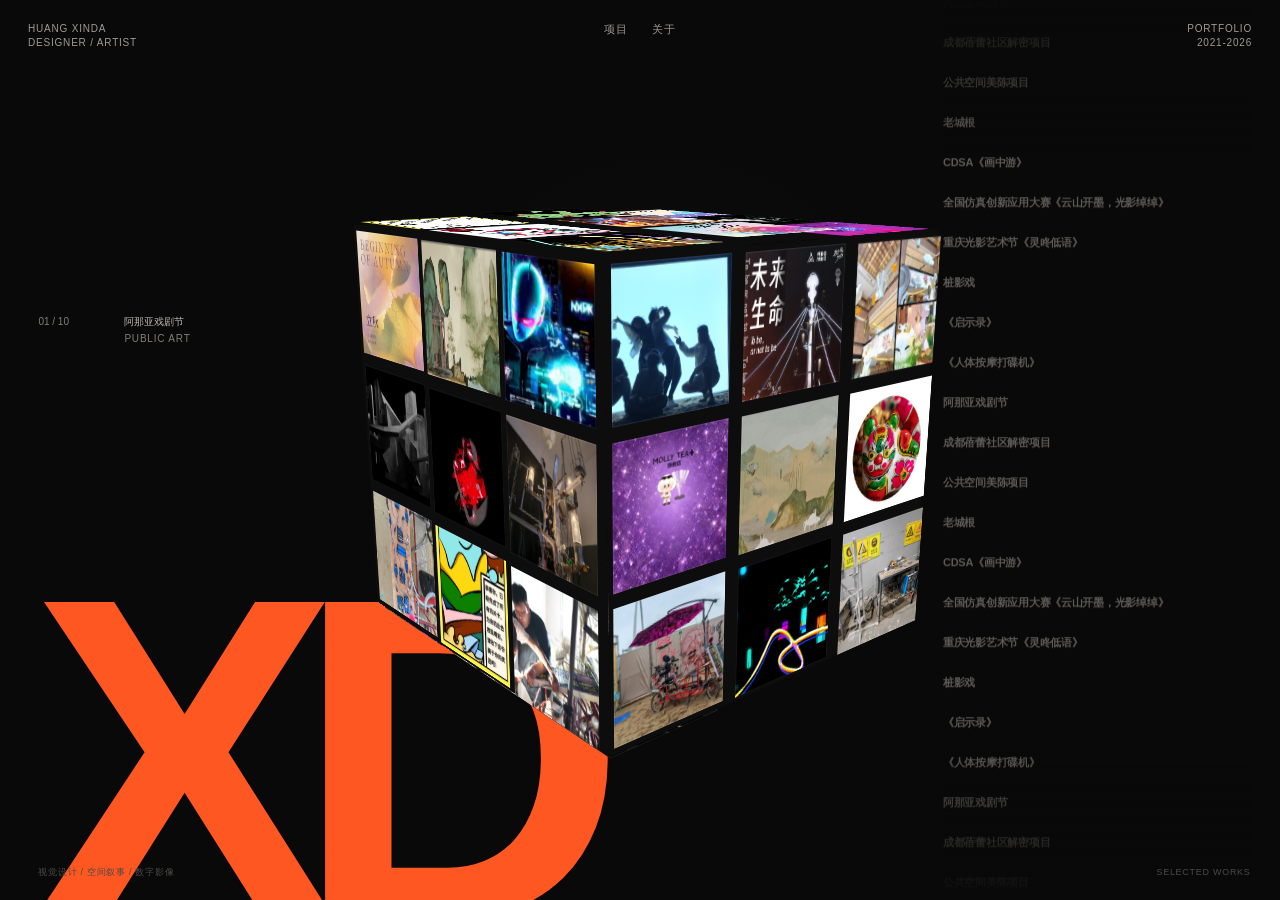
<file: index.html>
<!doctype html>
<html lang="zh-CN">
<head>
  <meta charset="utf-8">
  <meta name="viewport" content="width=device-width, initial-scale=1">
  <meta name="description" content="黄信达的空间、装置与数字艺术作品集预览。">
  <title>XD - Portfolio Preview</title>
  <link rel="preload" as="image" href="assets/project-aranya.webp">
  <link rel="stylesheet" href="styles.css">
</head>
<body>
  <main class="shell">
    <header class="masthead">
      <a class="identity" href="#" aria-label="XD 作品集首页">
        <span>HUANG XINDA</span>
        <span>DESIGNER / ARTIST</span>
      </a>
      <nav aria-label="主要导航">
        <a href="#work">项目</a>
        <a href="about.html">关于</a>
      </nav>
      <p class="edition">PORTFOLIO<br>2021-2026</p>
    </header>

    <section class="stage" id="work" aria-labelledby="stage-title">
      <h1 id="stage-title" class="sr-only">黄信达作品集</h1>

      <div class="brand-mark" aria-hidden="true">XD</div>

      <div class="project-meta" aria-live="polite">
        <span class="project-meta__index">01 / 10</span>
        <p class="project-meta__title">阿那亚戏剧节</p>
        <p class="project-meta__type">PUBLIC ART</p>
      </div>

      <div class="cube-wrap">
        <div class="scene" aria-label="由项目图片组成的交互魔方">
          <div class="cube" id="cube"></div>
        </div>
        <p class="hint">悬停项目名称，查看对应作品</p>
      </div>

      <aside class="rail" aria-label="项目分类">
        <div class="rail__fade rail__fade--top"></div>
        <div class="rail__track" id="project-track"></div>
        <div class="rail__fade rail__fade--bottom"></div>
      </aside>
    </section>

    <footer>
      <p>视觉设计 / 空间叙事 / 数字影像</p>
      <p>SELECTED WORKS</p>
    </footer>
  </main>
  <script src="project-data.js"></script>
  <script src="app.js"></script>
</body>
</html>
</file>
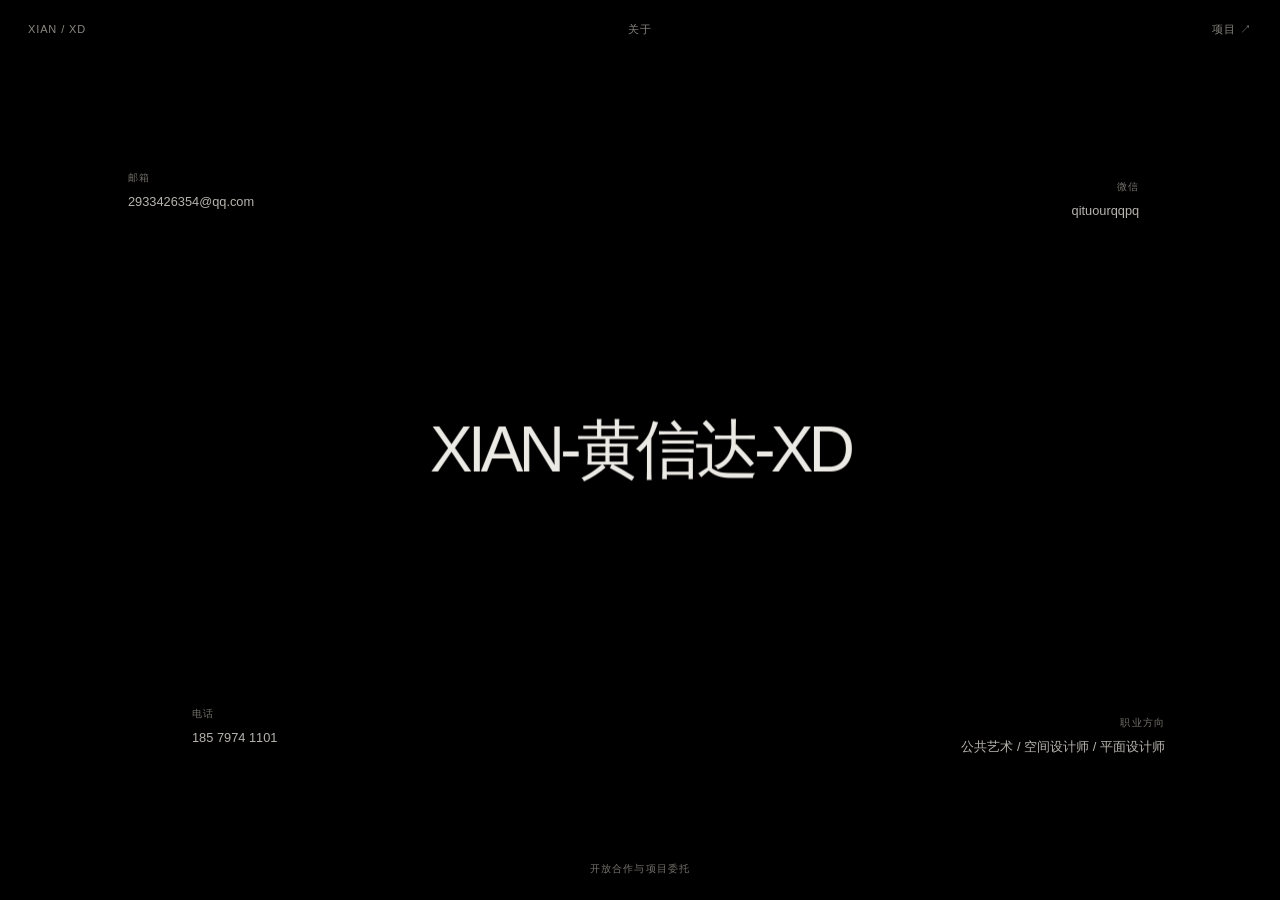
<file: about.html>
<!doctype html>
<html lang="zh-CN">
<head>
  <meta charset="utf-8">
  <meta name="viewport" content="width=device-width, initial-scale=1">
  <meta name="description" content="黄信达，公共艺术、空间与平面设计师。">
  <title>关于黄信达 | XD</title>
  <link rel="stylesheet" href="about.css">
</head>
<body>
  <main class="about-page">
    <header class="about-header">
      <a href="index.html" aria-label="返回作品集首页">XIAN / XD</a>
      <span>关于</span>
      <a href="index.html#work">项目 ↗</a>
    </header>

    <h1 id="name">
      <span class="name-label"><span>XIAN-</span><span>黄信达-</span><span>XD</span></span>
      <span class="name-blur-lens" aria-hidden="true"></span>
    </h1>

    <section class="contact-field" aria-label="联系方式">
      <a class="contact contact--mail" href="mailto:2933426354@qq.com">
        <span>邮箱</span>
        <strong>2933426354@qq.com</strong>
      </a>

      <div class="contact contact--wechat">
        <span>微信</span>
        <strong>qituourqqpq</strong>
      </div>

      <a class="contact contact--phone" href="tel:18579741101">
        <span>电话</span>
        <strong>185 7974 1101</strong>
      </a>

      <div class="contact contact--practice">
        <span>职业方向</span>
        <strong>公共艺术 / 空间设计师 / 平面设计师</strong>
      </div>
    </section>

    <p class="availability">开放合作与项目委托</p>
  </main>
  <script>
    const name = document.querySelector("#name");

    if (matchMedia("(hover: hover) and (pointer: fine)").matches) {
      name.addEventListener("pointermove", (event) => {
        const bounds = name.getBoundingClientRect();
        name.style.setProperty("--pointer-x", `${event.clientX - bounds.left}px`);
        name.style.setProperty("--pointer-y", `${event.clientY - bounds.top}px`);
      });
      name.addEventListener("pointerenter", () => name.classList.add("is-hovered"));
      name.addEventListener("pointerleave", () => name.classList.remove("is-hovered"));
    }
  </script>
</body>
</html>
</file>
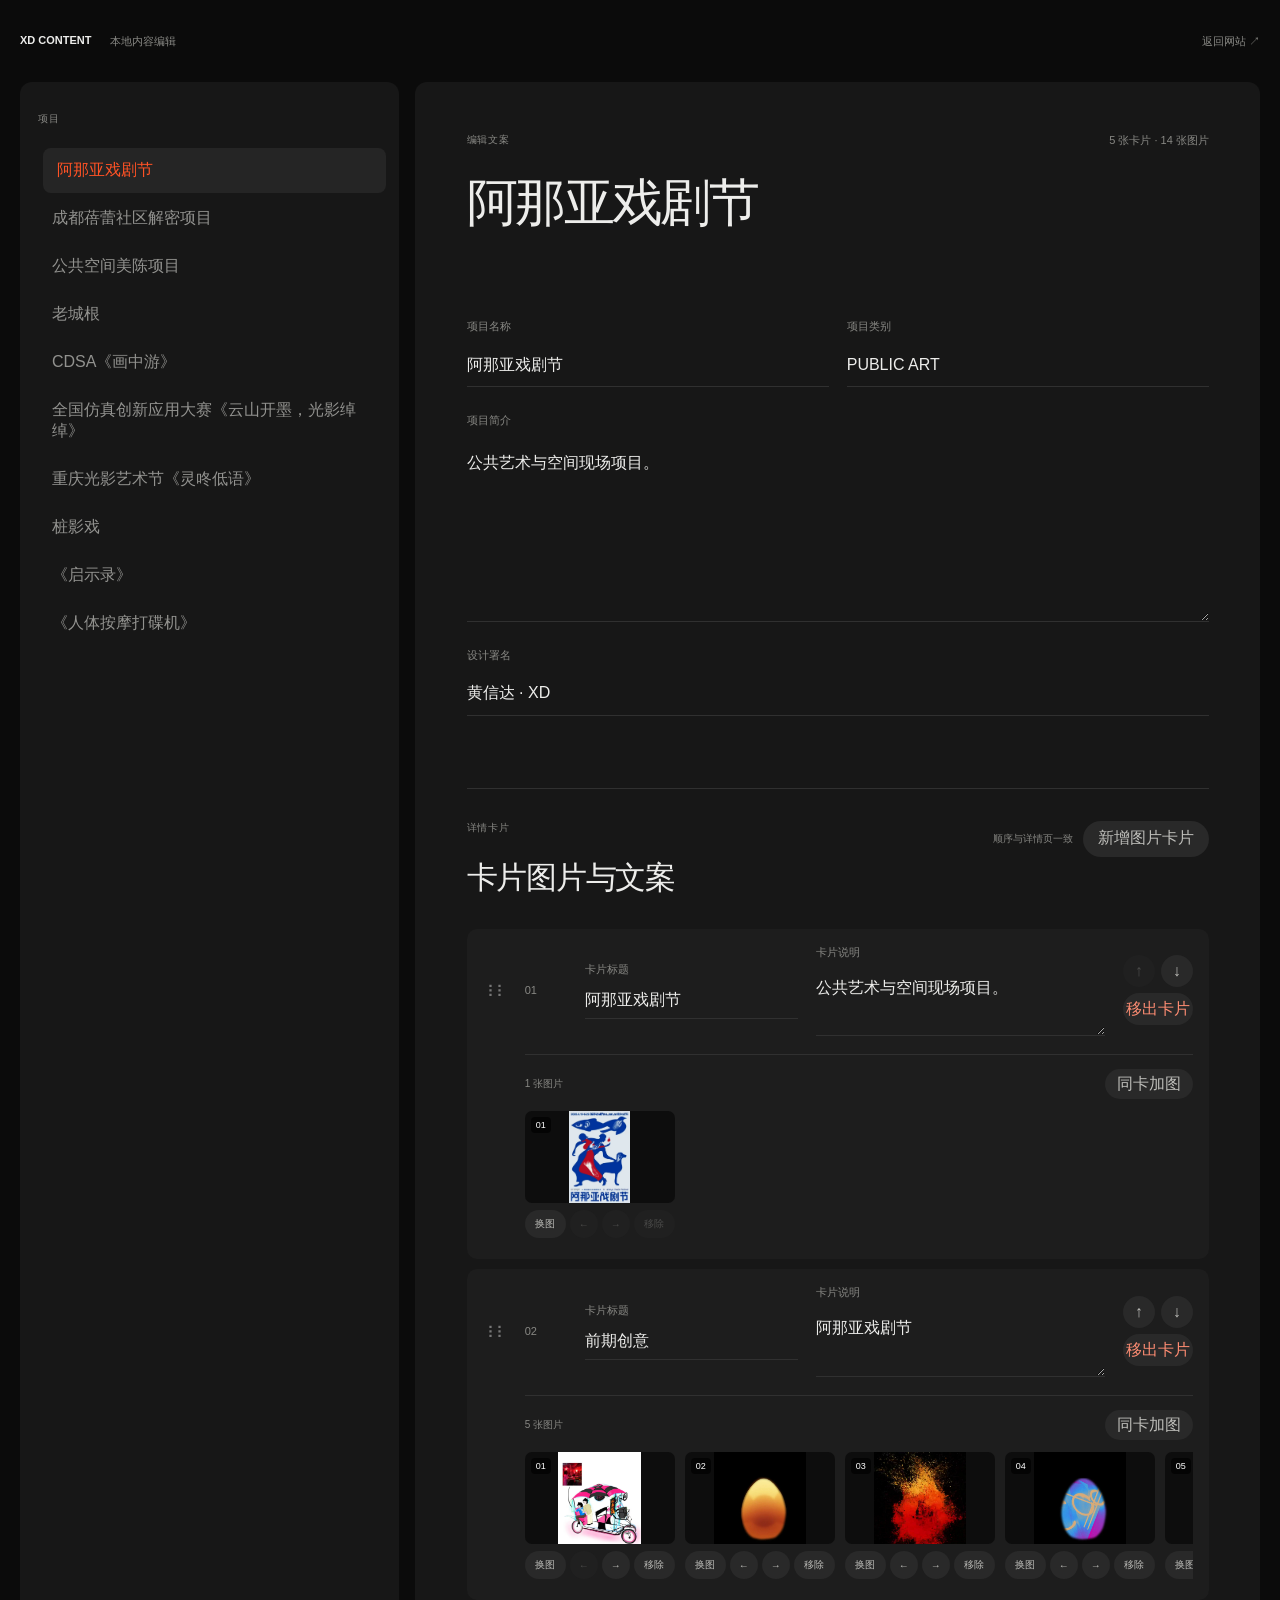
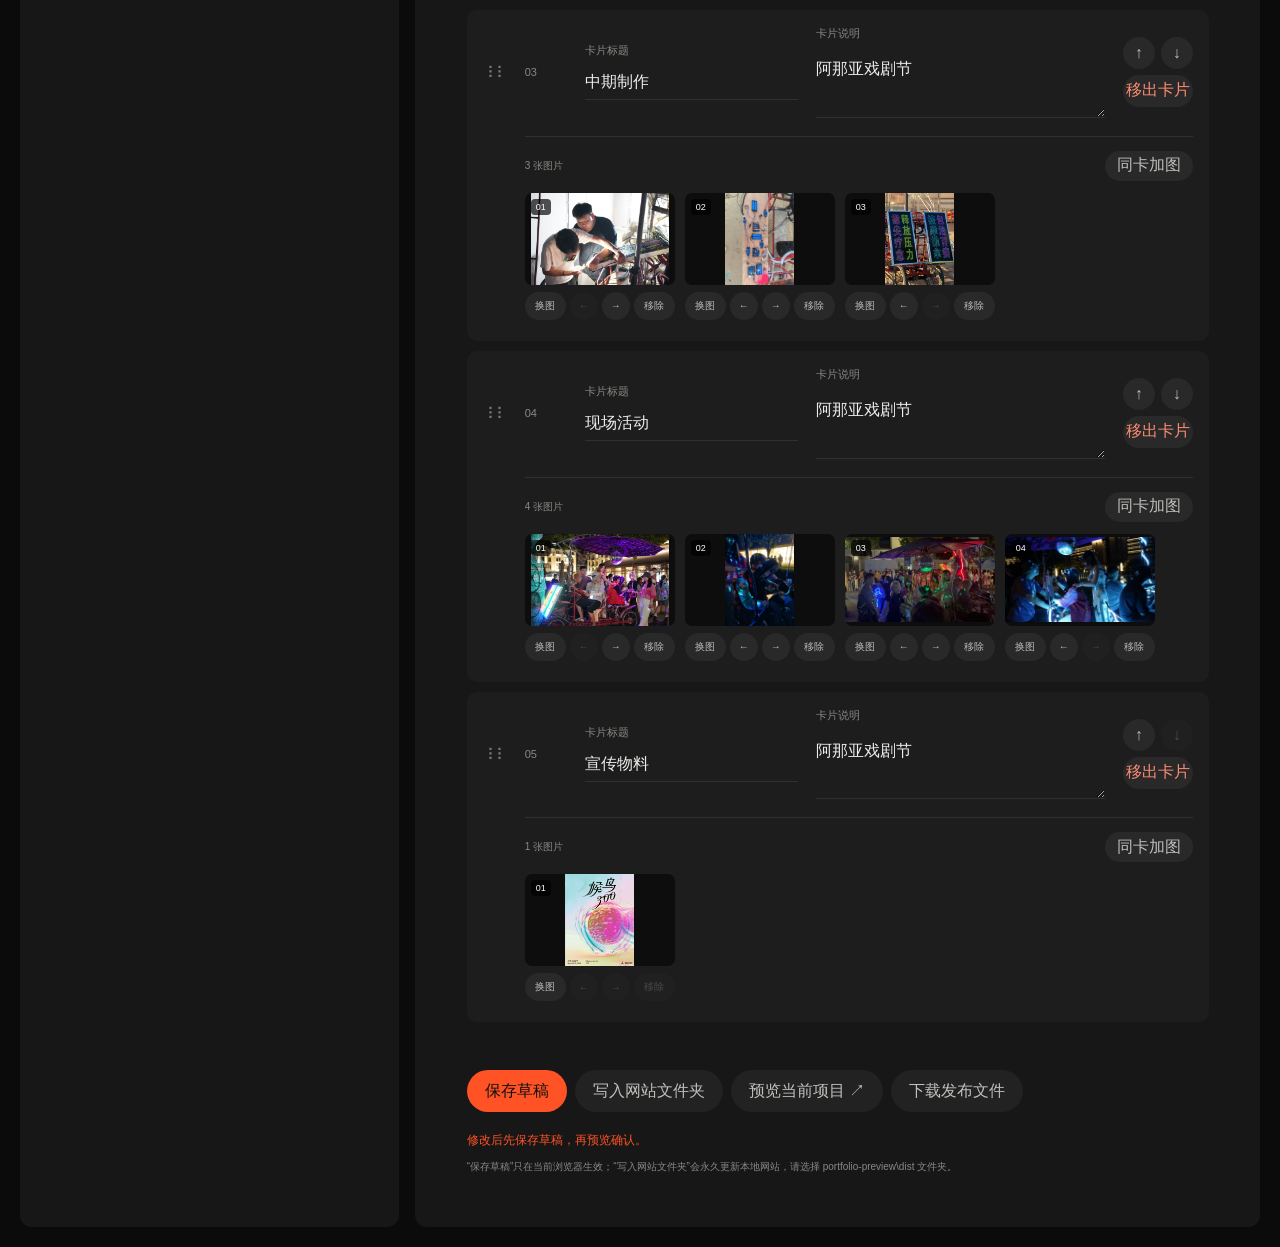
<file: edit.html>
<!doctype html>
<html lang="zh-CN">
<head>
  <meta charset="utf-8">
  <meta name="viewport" content="width=device-width, initial-scale=1">
  <meta name="robots" content="noindex, nofollow">
  <title>内容编辑 | XD</title>
  <link rel="stylesheet" href="editor.css">
</head>
<body>
  <header class="editor-header">
    <div>
      <strong>XD CONTENT</strong>
      <span>本地内容编辑</span>
    </div>
    <a href="index.html">返回网站 ↗</a>
  </header>

  <main class="editor-shell">
    <aside class="project-panel" aria-label="选择项目">
      <p class="panel-label">项目</p>
      <div id="project-selector"></div>
    </aside>

    <section class="form-panel">
      <div class="form-heading">
        <div>
          <p class="panel-label">编辑文案</p>
          <h1 id="editor-title">项目内容</h1>
        </div>
        <span id="media-count"></span>
      </div>

      <form id="content-form">
        <label>
          <span>项目名称</span>
          <input id="project-name" name="name" autocomplete="off" required>
        </label>
        <label>
          <span>项目类别</span>
          <input id="project-type" name="type" autocomplete="off" required>
        </label>
        <label class="wide-field">
          <span>项目简介</span>
          <textarea id="project-description" name="description" rows="6" required></textarea>
        </label>
        <label class="wide-field">
          <span>设计署名</span>
          <input id="project-designer" name="designer" autocomplete="off" required>
        </label>
      </form>

      <section class="detail-copy-section" aria-labelledby="detail-copy-title">
        <div class="detail-copy-heading">
          <div>
            <p class="panel-label">详情卡片</p>
            <h2 id="detail-copy-title">卡片图片与文案</h2>
          </div>
          <div class="detail-copy-tools">
            <span>顺序与详情页一致</span>
            <button id="add-images" type="button">新增图片卡片</button>
            <input id="image-input" type="file" accept="image/jpeg,image/png,image/webp" multiple hidden>
          </div>
        </div>
        <div id="detail-copy-list"></div>
      </section>

      <div class="editor-actions">
        <button class="primary-action" id="save-draft" type="button">保存草稿</button>
        <button id="save-folder" type="button">写入网站文件夹</button>
        <button id="preview-project" type="button">预览当前项目 ↗</button>
        <button id="download-file" type="button">下载发布文件</button>
      </div>

      <p class="status" id="editor-status" role="status">修改后先保存草稿，再预览确认。</p>
      <p class="editor-note">“保存草稿”只在当前浏览器生效；“写入网站文件夹”会永久更新本地网站，请选择 portfolio-preview\dist 文件夹。</p>
    </section>
  </main>

  <script src="project-data.js"></script>
  <script src="editor.js"></script>
</body>
</html>
</file>
<file: styles.css>
:root {
  color-scheme: dark;
  --bg: #090909;
  --text: #e9e7e2;
  --muted: #706e69;
  --accent: #ff5722;
  --cube-size: clamp(250px, 31vw, 470px);
  font-family: Arial, "PingFang SC", "Microsoft YaHei", sans-serif;
}

* { box-sizing: border-box; }

html { background: var(--bg); scroll-behavior: smooth; }

body {
  margin: 0;
  min-width: 320px;
  color: var(--text);
  background: var(--bg);
  overflow-x: hidden;
}

a { color: inherit; text-decoration: none; }

button { font: inherit; }

.sr-only {
  position: absolute;
  width: 1px;
  height: 1px;
  padding: 0;
  margin: -1px;
  overflow: hidden;
  clip: rect(0, 0, 0, 0);
  white-space: nowrap;
  border: 0;
}

.shell {
  position: relative;
  min-height: 100dvh;
  overflow: hidden;
  background:
    radial-gradient(circle at 52% 44%, rgba(255, 255, 255, .025), transparent 31%),
    var(--bg);
}

.masthead {
  position: fixed;
  z-index: 20;
  top: 0;
  left: 0;
  right: 0;
  display: grid;
  grid-template-columns: 1fr auto 1fr;
  align-items: start;
  min-height: 72px;
  padding: 22px 28px;
  font-size: 10px;
  line-height: 1.35;
  letter-spacing: .08em;
  color: #a8a59f;
  mix-blend-mode: difference;
}

.identity { display: grid; width: max-content; }

.masthead nav {
  display: flex;
  gap: 24px;
  font-size: 11px;
}

.masthead a { transition: color .25s ease; }
.masthead a:hover, .masthead a:focus-visible { color: #fff; }

.edition { justify-self: end; margin: 0; text-align: right; }

.stage {
  position: relative;
  min-height: 100dvh;
  isolation: isolate;
}

.brand-mark {
  position: absolute;
  z-index: 1;
  left: 2.4vw;
  bottom: -.035em;
  font-size: clamp(15rem, 36vw, 43rem);
  font-weight: 700;
  line-height: .68;
  letter-spacing: -.095em;
  color: var(--accent);
  user-select: none;
}

.project-meta {
  position: absolute;
  z-index: 8;
  left: 3vw;
  top: 35%;
  display: grid;
  grid-template-columns: 72px 180px;
  gap: 3px 14px;
  font-size: 10px;
  line-height: 1.35;
  color: #827f79;
}

.project-meta p { margin: 0; }
.project-meta__index { grid-row: span 2; }
.project-meta__title { color: #bbb8b2; }
.project-meta__type { letter-spacing: .08em; }

.cube-wrap {
  position: absolute;
  z-index: 10;
  left: 50%;
  top: 50%;
  width: var(--cube-size);
  transform: translate(-50%, -50%);
}

.scene {
  width: var(--cube-size);
  height: var(--cube-size);
  perspective: 1100px;
}

.cube {
  position: relative;
  width: 100%;
  height: 100%;
  transform-style: preserve-3d;
  transform: rotateX(-18deg) rotateY(32deg);
  will-change: transform;
}

.scene.has-focus .cube {
  transform-style: preserve-3d;
}

.face {
  position: absolute;
  inset: 0;
  display: grid;
  grid-template-columns: repeat(3, 1fr);
  grid-template-rows: repeat(3, 1fr);
  gap: 12px;
  padding: 5px;
  background: #0d0d0d;
  backface-visibility: visible;
  transform-style: preserve-3d;
}

.tile {
  background-image: var(--image);
  background-size: contain;
  background-position: center;
  background-repeat: no-repeat;
  background-color: #080808;
  box-shadow: inset 0 0 0 1px rgba(255,255,255,.08);
  transform: translateZ(var(--idle-z));
  transform-style: preserve-3d;
  will-change: transform, filter, opacity;
  transition:
    transform .8s cubic-bezier(.16, 1, .3, 1),
    filter .55s ease,
    opacity .55s ease;
}

.scene.has-focus .tile {
  filter: brightness(.16) saturate(.3) blur(2.5px);
  opacity: .48;
  transform: translateZ(0) scale(.94);
}

.scene.has-focus .tile.is-active {
  filter: brightness(1.08) saturate(1.08);
  opacity: 1;
  z-index: 3;
  transform: translate3d(var(--scatter-x), var(--scatter-y), var(--scatter-z));
  box-shadow: 0 3px 8px rgba(0,0,0,.2), inset 0 0 0 1px rgba(255,255,255,.16);
}

.face--front { transform: rotateY(0deg) translateZ(calc(var(--cube-size) / 2)); }
.face--back { transform: rotateY(180deg) translateZ(calc(var(--cube-size) / 2)); }
.face--right { transform: rotateY(90deg) translateZ(calc(var(--cube-size) / 2)); }
.face--left { transform: rotateY(-90deg) translateZ(calc(var(--cube-size) / 2)); }
.face--top { transform: rotateX(90deg) translateZ(calc(var(--cube-size) / 2)); }
.face--bottom { transform: rotateX(-90deg) translateZ(calc(var(--cube-size) / 2)); }

.hint {
  margin: 30px 0 0;
  font-size: 10px;
  text-align: center;
  letter-spacing: .08em;
  color: #5f5d58;
}

.rail {
  position: absolute;
  z-index: 15;
  top: 0;
  right: 2.3vw;
  width: clamp(250px, 24vw, 420px);
  height: 100dvh;
  overflow: hidden;
}

.rail__track {
  display: grid;
  align-content: start;
  will-change: transform;
}

.project-link {
  appearance: none;
  display: block;
  width: 100%;
  height: 40px;
  padding: 0;
  border: 0;
  color: #5c5a56;
  background: transparent;
  text-align: left;
  cursor: pointer;
  transition:
    color .25s ease,
    transform .16s ease-out,
    filter .35s ease,
    opacity .35s ease;
}

.project-link span {
  font-size: clamp(11px, .84vw, 14px);
  font-weight: 600;
  letter-spacing: -.025em;
  white-space: nowrap;
}

.rail.has-focus .project-link:not(.is-active) {
  color: #353431;
  filter: blur(1.8px);
  opacity: .42;
}

.project-link:hover,
.project-link:focus-visible,
.project-link.is-active {
  color: var(--accent);
  transform: translateX(18px);
  transition-duration: .25s, .45s, .35s, .35s;
  transition-timing-function: ease, cubic-bezier(.16, 1, .3, 1), ease, ease;
  outline: none;
}

.rail__fade {
  position: absolute;
  z-index: 2;
  left: 0;
  right: 0;
  height: 17vh;
  pointer-events: none;
}

.rail__fade--top { top: 0; background: linear-gradient(var(--bg), transparent); }
.rail__fade--bottom { bottom: 0; background: linear-gradient(transparent, var(--bg)); }

footer {
  position: absolute;
  z-index: 6;
  left: 3vw;
  right: 2.3vw;
  bottom: 22px;
  display: flex;
  justify-content: space-between;
  align-items: end;
  font-size: 9px;
  line-height: 1.35;
  letter-spacing: .08em;
  color: #4c4a46;
}

footer p { margin: 0; }

@media (max-width: 900px) {
  :root { --cube-size: clamp(210px, 56vw, 360px); }

  .masthead { grid-template-columns: 1fr auto; padding: 18px 16px; }
  .masthead nav { gap: 16px; }
  .edition { display: none; }

  .brand-mark {
    left: 2vw;
    bottom: 22vh;
    font-size: clamp(12rem, 55vw, 24rem);
    opacity: .94;
  }

  .cube-wrap { left: 50%; top: 42%; }
  .hint { display: none; }

  .project-meta {
    top: 88px;
    bottom: auto;
    left: 16px;
    grid-template-columns: 52px 1fr;
  }

  .rail {
    top: auto;
    right: 0;
    bottom: 0;
    left: 0;
    width: 100%;
    height: 20vh;
    padding: 0 16px;
  }

  .rail__track { padding: 0; }
  .project-link { height: 42px; }
  .rail__fade { height: 50px; }
  footer { display: none; }
}

@media (prefers-reduced-motion: reduce) {
  html { scroll-behavior: auto; }
  .cube, .tile, .project-link { transition-duration: .01ms; }
}
</file>
<file: about.css>
:root {
  color-scheme: dark;
  --bg: #000;
  --text: #eceae5;
  --muted: #74716b;
  --accent: #ff5722;
  font-family: Arial, "PingFang SC", "Microsoft YaHei", sans-serif;
}

* { box-sizing: border-box; }

html,
body { min-width: 320px; min-height: 100%; background: var(--bg); }

body { margin: 0; color: var(--text); }

a { color: inherit; text-decoration: none; }

.about-page {
  position: relative;
  min-height: 100dvh;
  overflow: hidden;
  background: #000;
}

.about-header {
  position: absolute;
  z-index: 3;
  inset: 22px 28px auto;
  display: grid;
  grid-template-columns: 1fr auto 1fr;
  align-items: center;
  color: #8a8781;
  font-size: 11px;
  line-height: 1.3;
  letter-spacing: .08em;
}

.about-header > :last-child { justify-self: end; }

.about-header a,
.contact { transition: color 320ms ease, transform 480ms cubic-bezier(.16, 1, .3, 1); }

.about-header a:hover,
.about-header a:focus-visible,
.contact:hover,
.contact:focus-visible { color: var(--accent); outline: none; }

h1 {
  --pointer-x: 50%;
  --pointer-y: 50%;
  position: absolute;
  z-index: 2;
  top: 50%;
  left: 50%;
  width: max-content;
  max-width: calc(100vw - 40px);
  margin: 0;
  transform: translate(-50%, -50%);
  color: var(--text);
  font-size: clamp(2.8rem, 5vw, 6.25rem);
  font-weight: 400;
  line-height: .86;
  letter-spacing: -.075em;
  text-align: center;
}

.name-label > span { display: inline; }

.name-blur-lens { display: none; }

@media (hover: hover) and (pointer: fine) {
  .name-blur-lens {
    display: block;
    position: absolute;
    z-index: 2;
    top: var(--pointer-y);
    left: var(--pointer-x);
    width: 128px;
    height: 96px;
    transform: translate(-50%, -50%);
    pointer-events: none;
    opacity: 0;
    background: rgb(255 255 255 / .001);
    -webkit-backdrop-filter: blur(3px);
    backdrop-filter: blur(3px);
    -webkit-mask-image: radial-gradient(ellipse, #000 0 42%, transparent 76%);
    mask-image: radial-gradient(ellipse, #000 0 42%, transparent 76%);
  }

  h1.is-hovered .name-blur-lens {
    opacity: 1;
  }
}

.contact-field { position: absolute; inset: 0; }

.contact {
  position: absolute;
  z-index: 2;
  display: grid;
  gap: 8px;
  max-width: min(34vw, 420px);
  color: #b7b4ae;
}

.contact span,
.availability {
  color: var(--muted);
  font-size: 10px;
  letter-spacing: .11em;
}

.contact strong {
  font-size: clamp(12px, 1vw, 16px);
  font-weight: 400;
  line-height: 1.4;
}

.contact--mail { top: 19%; left: 10%; }
.contact--wechat { top: 20%; right: 11%; text-align: right; }
.contact--phone { bottom: 17%; left: 15%; }
.contact--practice { right: 9%; bottom: 16%; text-align: right; }

.contact--mail:hover,
.contact--mail:focus-visible,
.contact--phone:hover,
.contact--phone:focus-visible { transform: translateX(8px); }

.availability {
  position: absolute;
  left: 50%;
  bottom: 24px;
  margin: 0;
  transform: translateX(-50%);
  white-space: nowrap;
}

@media (prefers-reduced-motion: no-preference) {
  .about-header,
  h1,
  .contact,
  .availability { animation: enter 850ms cubic-bezier(.16, 1, .3, 1) both; }
  h1 { animation-delay: 80ms; }
  .contact--wechat { animation-delay: 120ms; }
  .contact--phone { animation-delay: 160ms; }
  .contact--practice { animation-delay: 200ms; }
  .availability { animation-delay: 240ms; }

  @keyframes enter {
    from { opacity: 0; filter: blur(5px); }
    to { opacity: 1; filter: blur(0); }
  }
}

@media (max-width: 700px) {
  .about-header { inset: 18px 16px auto; grid-template-columns: 1fr 1fr; }
  .about-header > span { display: none; }

  h1 {
    top: 39%;
    width: max-content;
    max-width: calc(100vw - 32px);
    font-size: clamp(2.8rem, 14vw, 4.8rem);
    line-height: .9;
  }

  .name-label > span { display: block; }

  .contact-field {
    inset: auto 16px 52px;
    display: grid;
    grid-template-columns: 1fr 1fr;
    gap: 24px 18px;
  }

  .contact { position: static; max-width: none; }
  .contact--wechat,
  .contact--practice { text-align: right; }
  .contact--practice { grid-column: 1 / -1; max-width: 24ch; justify-self: end; }
  .availability { bottom: 16px; }
}

@media (max-width: 430px) {
  h1 { font-size: 13vw; }
  .contact-field { grid-template-columns: 1fr; gap: 15px; }
  .contact--wechat,
  .contact--practice { text-align: left; justify-self: start; }
  .contact--practice { grid-column: 1; max-width: none; }
}

@media (prefers-reduced-motion: reduce) {
  .about-header a,
  .contact { transition: none; }
}
</file>
<file: editor.css>
:root {
  color-scheme: dark;
  --bg: #0b0b0b;
  --card: #171717;
  --raised: #222;
  --line: #303030;
  --text: #ededeb;
  --muted: #888884;
  --accent: #ff5225;
  font-family: Arial, "PingFang SC", "Microsoft YaHei", sans-serif;
}

* { box-sizing: border-box; }
body { margin: 0; min-width: 320px; color: var(--text); background: var(--bg); }
button, input, textarea { font: inherit; }
a { color: inherit; text-decoration: none; }

.editor-header,
.editor-shell { width: min(1260px, calc(100% - 40px)); margin-inline: auto; }
.editor-header {
  display: flex;
  align-items: center;
  justify-content: space-between;
  min-height: 82px;
  font-size: 11px;
}
.editor-header div { display: flex; gap: 18px; }
.editor-header span,
.editor-header a { color: var(--muted); }
.editor-header a:hover,
.editor-header a:focus-visible { color: var(--text); outline: none; }

.editor-shell {
  display: grid;
  grid-template-columns: minmax(240px, 31fr) minmax(0, 69fr);
  gap: 16px;
  min-height: calc(100dvh - 102px);
  padding-bottom: 20px;
}
.project-panel,
.form-panel { min-width: 0; border-radius: 12px; background: var(--card); }
.project-panel { padding: 30px 18px; }
.panel-label {
  margin: 0 0 22px;
  color: var(--muted);
  font-size: 10px;
  letter-spacing: .08em;
  text-transform: uppercase;
}
#project-selector { display: grid; gap: 3px; }
.project-button {
  width: 100%;
  padding: 12px 14px;
  border: 0;
  border-radius: 8px;
  color: #92928f;
  background: transparent;
  text-align: left;
  cursor: pointer;
  transition: color .22s ease, background .22s ease, transform .22s ease;
}
.project-button:hover,
.project-button:focus-visible { color: var(--text); background: #1e1e1e; outline: none; }
.project-button.is-active { color: var(--accent); background: #252525; transform: translateX(5px); }

.form-panel { display: flex; flex-direction: column; padding: clamp(28px, 4vw, 56px); }
.form-heading { display: flex; align-items: start; justify-content: space-between; gap: 20px; }
.form-heading h1 { margin: 0; font-size: clamp(30px, 4vw, 58px); font-weight: 400; letter-spacing: -.05em; }
#media-count { color: var(--muted); font-size: 11px; }
#content-form { display: grid; grid-template-columns: 1fr 1fr; gap: 26px 18px; margin-top: clamp(54px, 9vh, 100px); }
label { display: grid; gap: 10px; }
label span { color: var(--muted); font-size: 11px; }
.wide-field { grid-column: 1 / -1; }
input,
textarea {
  width: 100%;
  border: 0;
  border-bottom: 1px solid var(--line);
  border-radius: 0;
  padding: 12px 0;
  color: var(--text);
  background: transparent;
  outline: none;
}
textarea { resize: vertical; line-height: 1.65; }
input:focus,
textarea:focus { border-color: var(--accent); }

.detail-copy-section { margin-top: 72px; padding-top: 32px; border-top: 1px solid var(--line); }
.detail-copy-heading { display: flex; align-items: start; justify-content: space-between; gap: 20px; }
.detail-copy-heading h2 { margin: 0; font-size: clamp(22px, 2.4vw, 34px); font-weight: 400; letter-spacing: -.04em; }
.detail-copy-tools { display: flex; align-items: center; gap: 10px; }
.detail-copy-tools span { color: var(--muted); font-size: 10px; }
.detail-copy-tools button,
.detail-item-action {
  border: 0;
  border-radius: 999px;
  color: #bdbdb9;
  background: #292929;
  cursor: pointer;
}
.detail-copy-tools button { min-height: 36px; padding: 0 15px; }
.detail-copy-tools button:hover,
.detail-copy-tools button:focus-visible,
.detail-item-action:hover,
.detail-item-action:focus-visible { color: #111; background: #ddd; outline: none; }
#detail-copy-list { display: grid; gap: 10px; margin-top: 30px; }
.detail-copy-item {
  display: grid;
  grid-template-columns: 24px 42px minmax(0, 1fr) minmax(0, 1.35fr) auto;
  gap: 18px;
  align-items: center;
  padding: 16px;
  border-radius: 10px;
  background: #1d1d1d;
}
.detail-copy-item > * { min-width: 0; }
.detail-copy-item.is-dragging { opacity: .4; }
.detail-drag-handle { color: #777; cursor: grab; font-size: 18px; text-align: center; user-select: none; }
.detail-drag-handle:active { cursor: grabbing; }
.detail-card-number { color: var(--muted); font-size: 11px; }
.detail-copy-item label { gap: 7px; }
.detail-copy-item input,
.detail-copy-item textarea { padding: 8px 0; }
.detail-copy-item textarea { min-height: 58px; }
.detail-item-actions { display: grid; grid-template-columns: 32px 32px; gap: 6px; }
.detail-item-action { width: 32px; height: 32px; padding: 0; }
.detail-item-action.remove { grid-column: 1 / -1; width: 70px; color: #ff8d73; }
.detail-item-action:disabled { opacity: .28; cursor: not-allowed; }
.card-media-editor { grid-column: 2 / -1; display: grid; gap: 12px; padding-top: 14px; border-top: 1px solid var(--line); }
.card-media-heading { display: flex; align-items: center; justify-content: space-between; gap: 12px; }
.card-media-heading span { color: var(--muted); font-size: 10px; }
.card-media-heading button,
.card-media-actions button {
  border: 0;
  border-radius: 999px;
  color: #bdbdb9;
  background: #292929;
  cursor: pointer;
}
.card-media-heading button { min-height: 30px; padding: 0 12px; }
.card-media-strip { display: flex; gap: 10px; overflow-x: auto; padding-bottom: 5px; }
.card-media-thumb { position: relative; flex: 0 0 150px; display: grid; grid-template-rows: 92px auto; gap: 7px; }
.card-media-thumb > img { display: block; width: 100%; height: 92px; object-fit: contain; border-radius: 7px; background: #0d0d0d; }
.card-media-thumb > span { position: absolute; inset: 6px auto auto 6px; padding: 3px 5px; border-radius: 4px; color: #fff; background: rgb(0 0 0 / .68); font-size: 9px; }
.card-media-actions { display: grid; grid-template-columns: 1fr 28px 28px 1fr; gap: 4px; }
.card-media-actions button { min-width: 0; height: 28px; padding: 0 6px; font-size: 10px; }
.card-media-actions button:hover,
.card-media-actions button:focus-visible,
.card-media-heading button:hover,
.card-media-heading button:focus-visible { color: #111; background: #ddd; outline: none; }
.card-media-actions button:disabled { opacity: .28; cursor: not-allowed; }

.editor-actions { display: flex; flex-wrap: wrap; gap: 8px; margin-top: auto; padding-top: 48px; }
.editor-actions button {
  min-height: 42px;
  border: 0;
  border-radius: 999px;
  padding: 0 18px;
  color: #c0c0bc;
  background: var(--raised);
  cursor: pointer;
}
.editor-actions button:hover,
.editor-actions button:focus-visible { color: #111; background: #ddd; outline: none; }
.editor-actions .primary-action { color: #111; background: var(--accent); }
.status { min-height: 1.4em; margin: 20px 0 0; color: var(--accent); font-size: 12px; }
.editor-note { margin: 10px 0 0; color: var(--muted); font-size: 10px; line-height: 1.6; }

@media (max-width: 760px) {
  .editor-header,
  .editor-shell { width: calc(100% - 24px); }
  .editor-header { min-height: 68px; }
  .editor-shell { grid-template-columns: 1fr; }
  .project-panel { padding: 18px; }
  #project-selector { display: flex; overflow-x: auto; padding-bottom: 4px; }
  .project-button { width: auto; min-width: max-content; }
  .project-button.is-active { transform: none; }
  .form-panel { min-height: 700px; }
  #content-form { grid-template-columns: 1fr; margin-top: 48px; }
  .wide-field { grid-column: 1; }
  .detail-copy-item { grid-template-columns: 36px 1fr; }
  .detail-drag-handle { display: none; }
  .detail-description-field { grid-column: 1 / -1; }
  .detail-item-actions { grid-column: 1 / -1; display: flex; }
  .card-media-editor { grid-column: 1 / -1; }
  .card-media-thumb { flex-basis: 132px; }
}

@media (prefers-reduced-motion: reduce) {
  .project-button { transition: none; }
}
</file>
